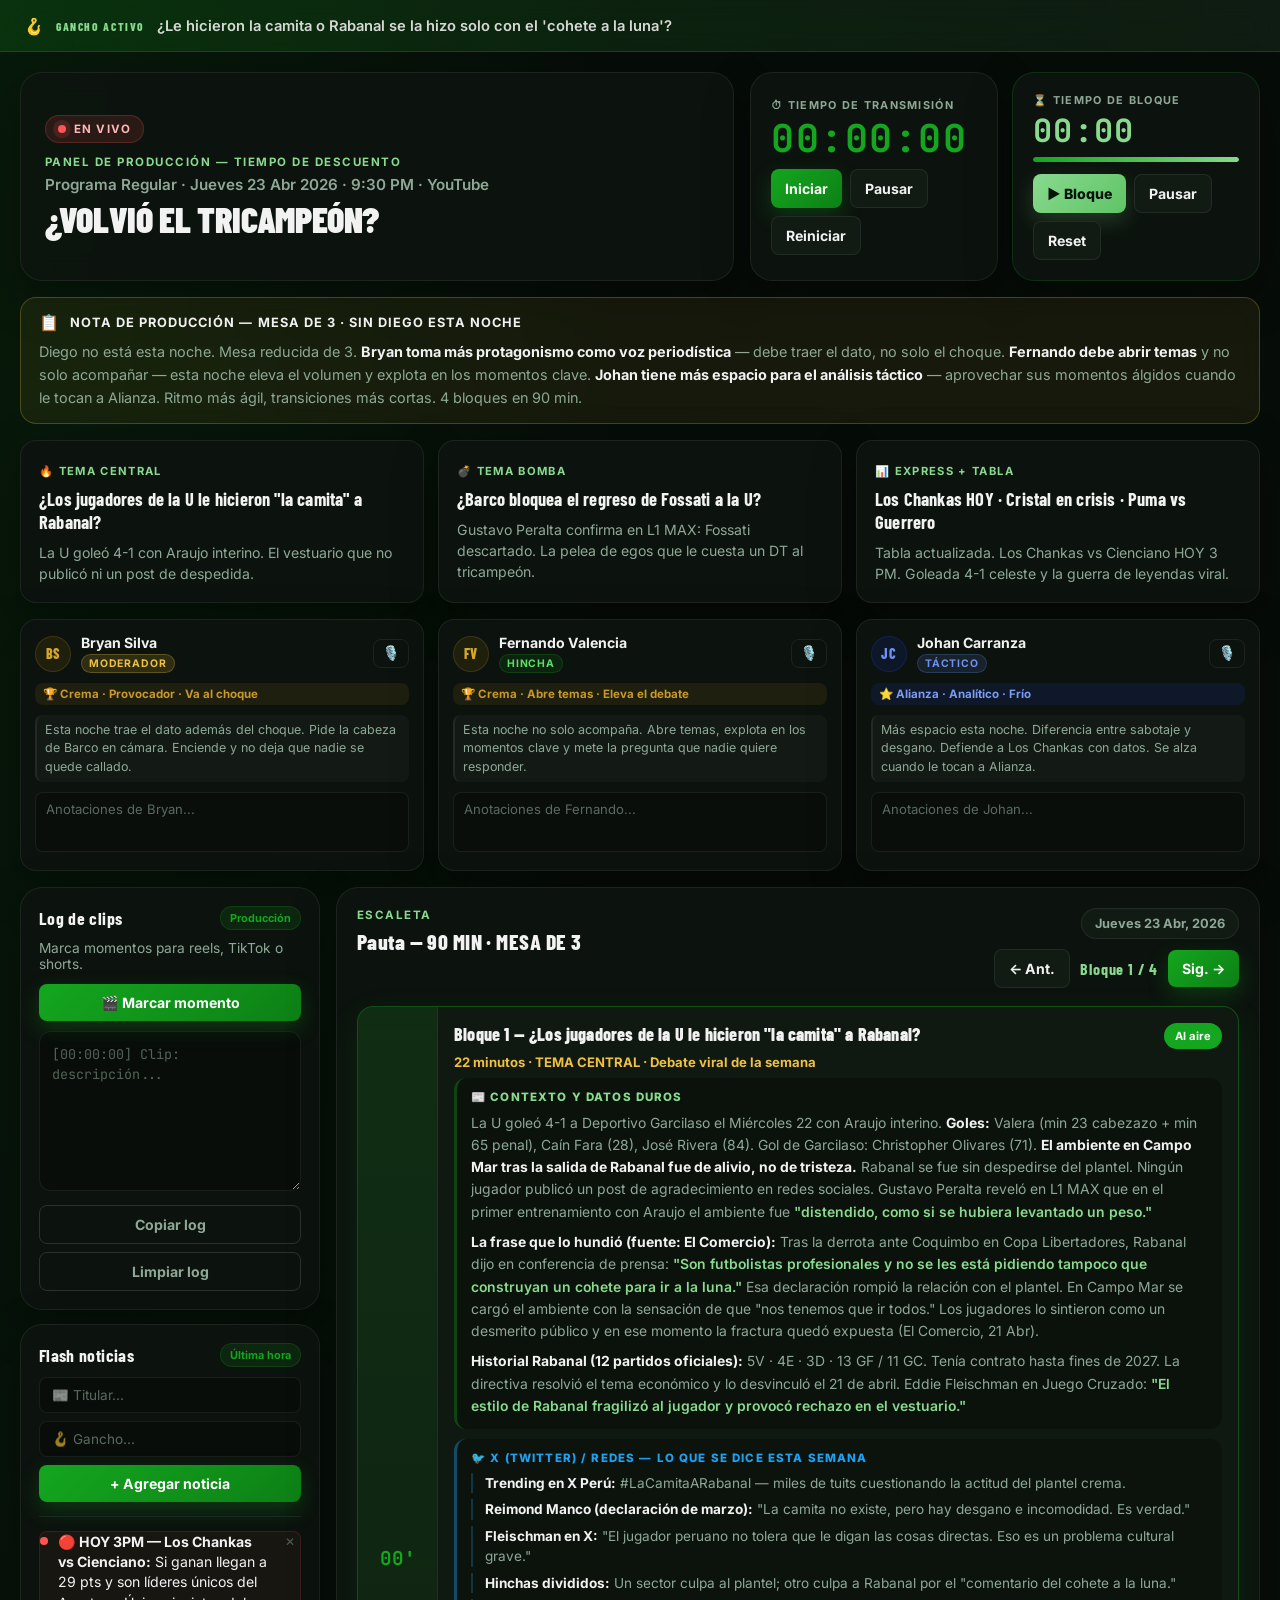
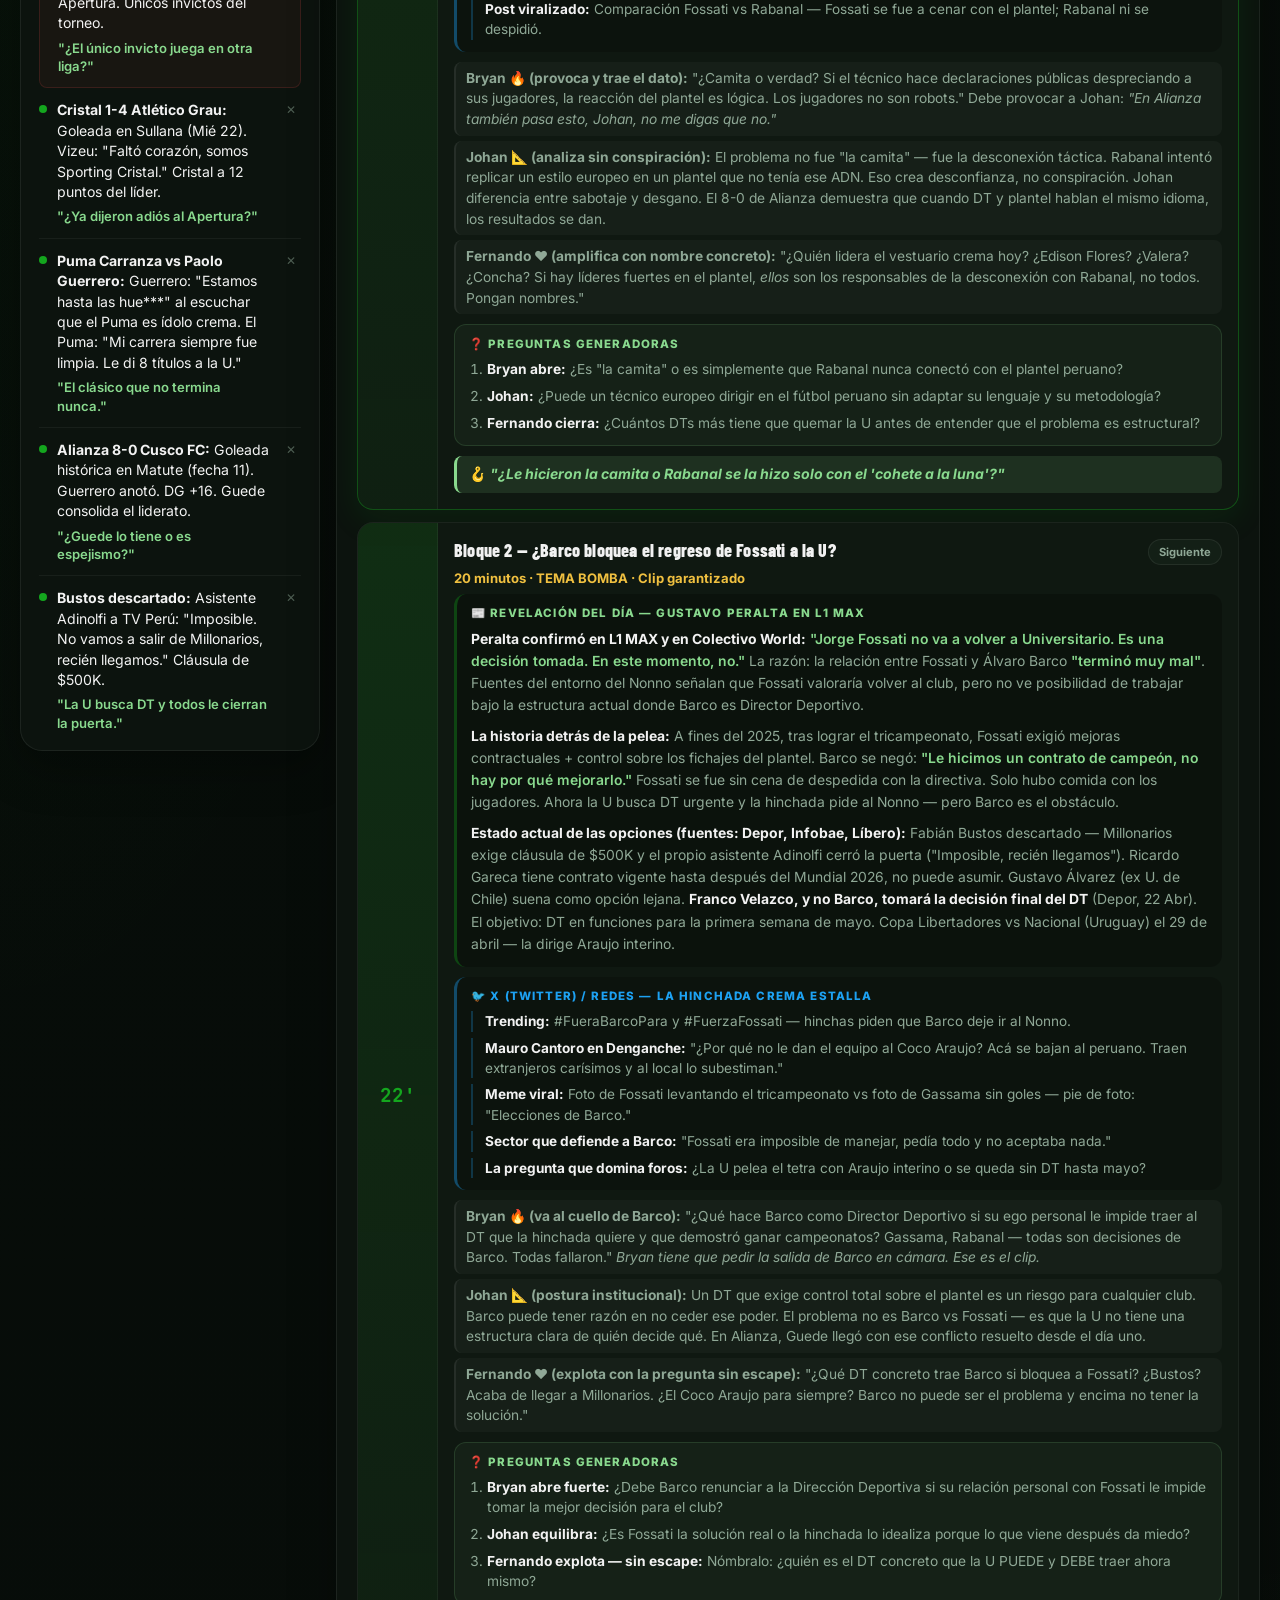
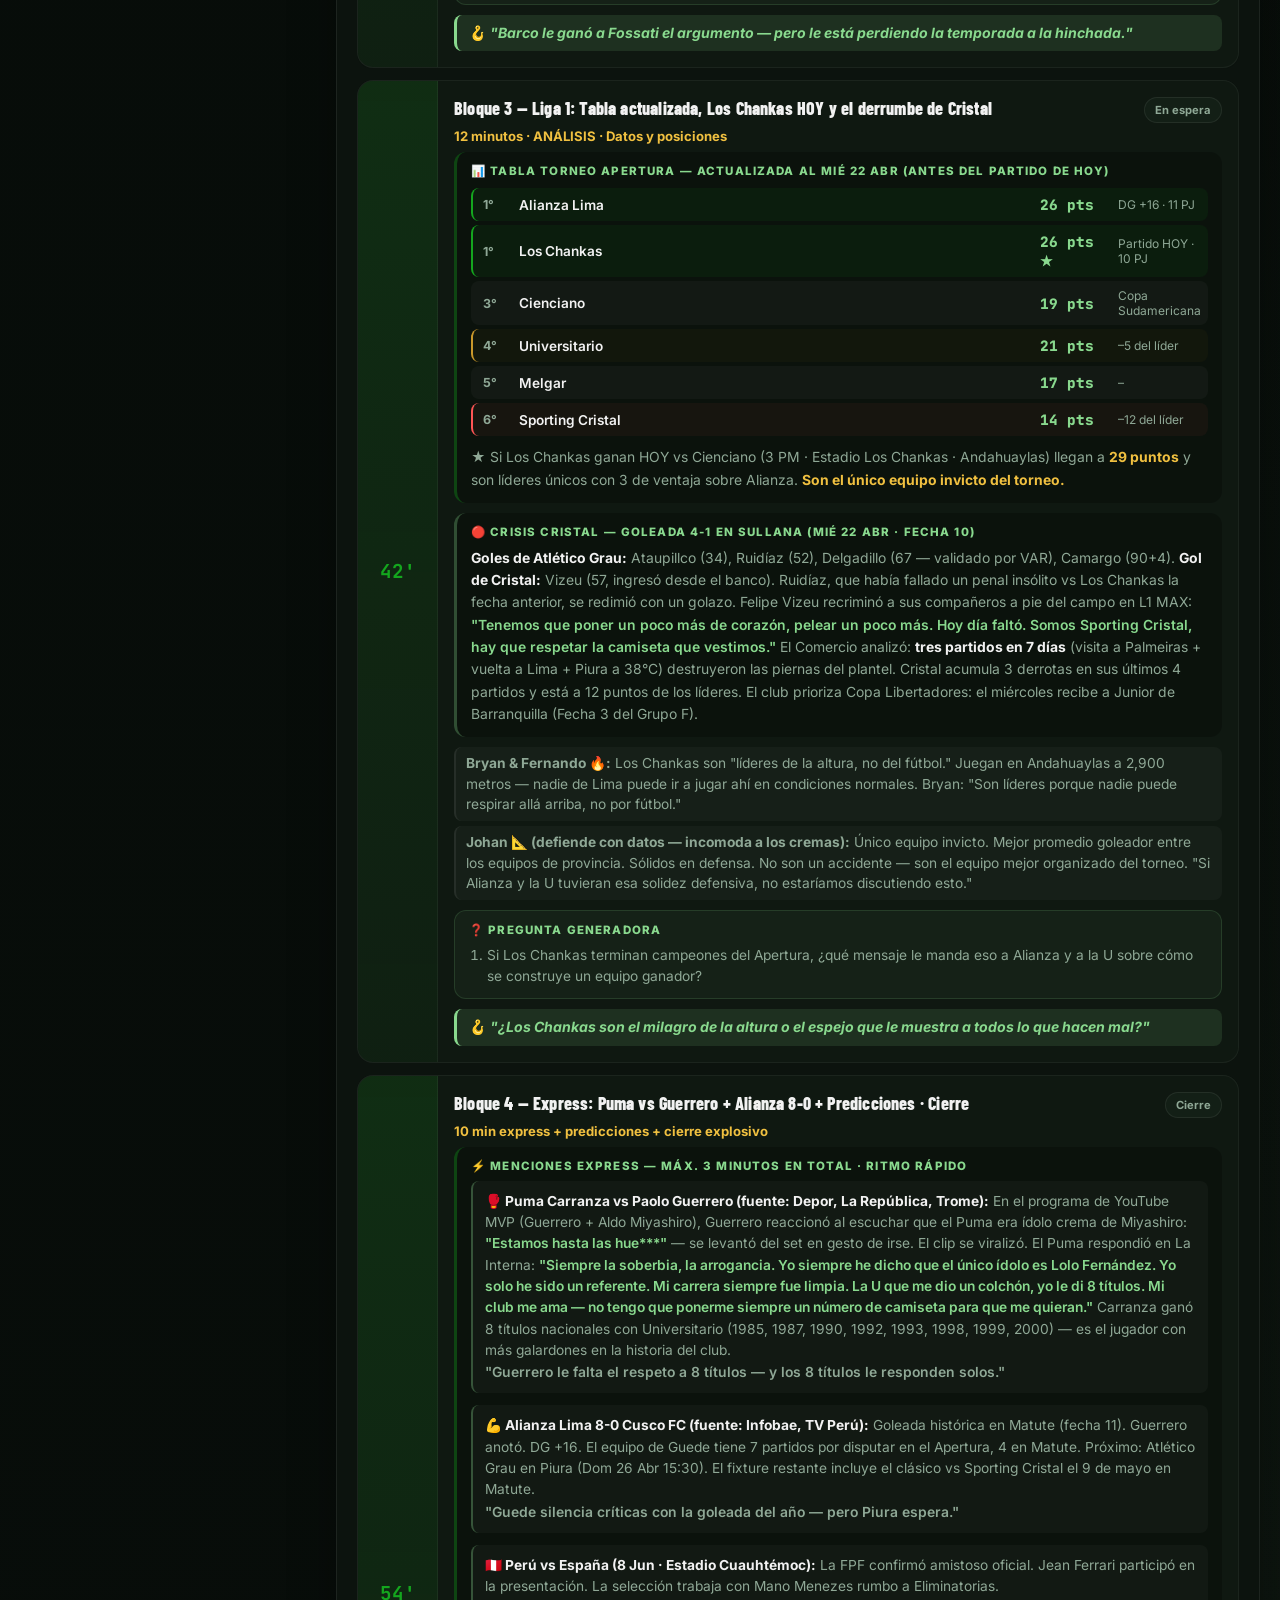
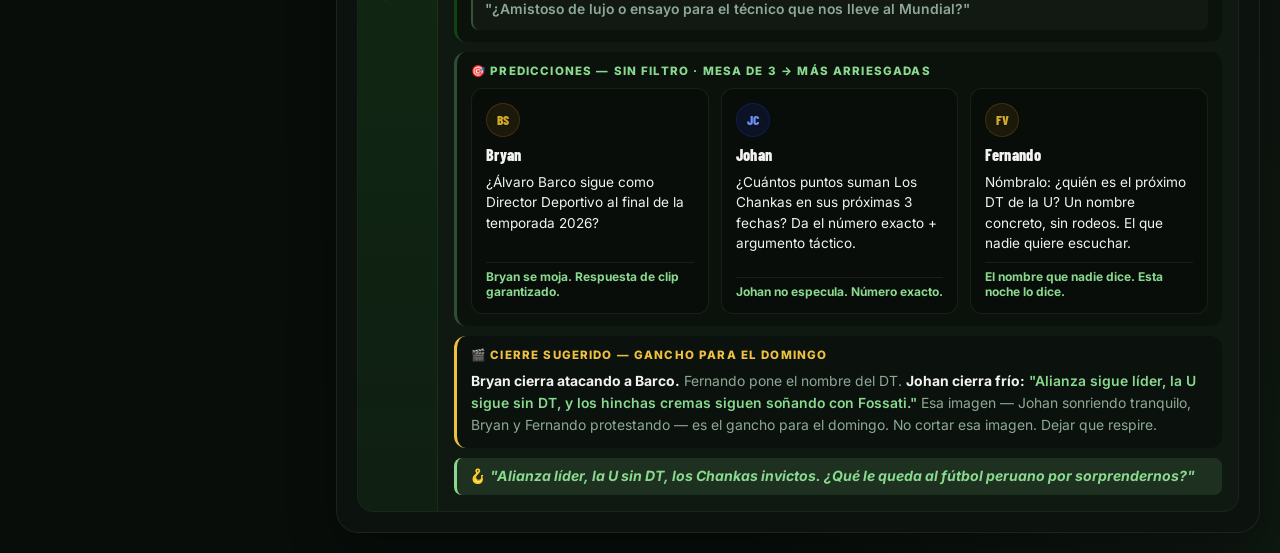
<file: index.html>
<!DOCTYPE html>
<html lang="es">
<head>
  <meta charset="UTF-8" />
  <meta name="viewport" content="width=device-width, initial-scale=1.0" />
  <title>TDD | Panel de Producción — Jue 23 Abr 2026</title>
  <link rel="preconnect" href="https://fonts.googleapis.com">
  <link rel="preconnect" href="https://fonts.gstatic.com" crossorigin>
  <link href="https://fonts.googleapis.com/css2?family=Barlow+Condensed:wght@600;700;800;900&family=Inter:wght@400;500;600;700&family=JetBrains+Mono:wght@500;700&display=swap" rel="stylesheet">
  <link rel="stylesheet" href="assets/css/style.css">
</head>
<body>
  <div class="bg-overlay"></div>

  <!-- GANCHO FIJO -->
  <div class="hook-bar" id="hookBar">
    <span class="hook-bar-icon">🪝</span>
    <span class="hook-bar-label">GANCHO ACTIVO</span>
    <span class="hook-bar-text" id="hookBarText">Navega entre bloques para ver el gancho al aire</span>
  </div>

  <div class="app">

    <!-- TOPBAR -->
    <header class="topbar">
      <div class="topbar-left">
        <div class="live-pill"><span class="live-dot"></span>EN VIVO</div>
        <div class="program-meta">
          <p class="eyebrow">Panel de Producción — Tiempo de Descuento</p>
          <h1 id="programSubtitle">Programa Regular · Jueves 23 Abr 2026 · 9:30 PM · YouTube</h1>
          <h2 id="programTitle">¿VOLVIÓ EL TRICAMPEÓN?</h2>
        </div>
      </div>
      <div class="topbar-right">
        <div class="timer-card">
          <span class="timer-label">⏱ TIEMPO DE TRANSMISIÓN</span>
          <div id="live-timer" class="timer-display">00:00:00</div>
          <div class="timer-actions">
            <button id="startBtn" class="btn btn-primary" type="button">Iniciar</button>
            <button id="pauseBtn" class="btn btn-dark" type="button">Pausar</button>
            <button id="resetBtn" class="btn btn-dark" type="button">Reiniciar</button>
          </div>
        </div>
        <div class="timer-card block-countdown-card">
          <span class="timer-label">⏳ TIEMPO DE BLOQUE</span>
          <div id="block-timer" class="timer-display block-timer-display">00:00</div>
          <div class="block-progress-bar"><div id="blockProgress" class="block-progress-fill"></div></div>
          <div class="timer-actions">
            <button id="startBlockBtn" class="btn btn-accent" type="button">▶ Bloque</button>
            <button id="pauseBlockBtn" class="btn btn-dark" type="button">Pausar</button>
            <button id="resetBlockBtn" class="btn btn-dark" type="button">Reset</button>
          </div>
        </div>
      </div>
    </header>

    <!-- NOTA DE PRODUCCIÓN -->
    <section class="production-note">
      <div class="production-note-head">
        <span class="pnote-icon">📋</span>
        <strong>NOTA DE PRODUCCIÓN — MESA DE 3 · SIN DIEGO ESTA NOCHE</strong>
      </div>
      <p>Diego no está esta noche. Mesa reducida de 3. <strong>Bryan toma más protagonismo como voz periodística</strong> — debe traer el dato, no solo el choque. <strong>Fernando debe abrir temas</strong> y no solo acompañar — esta noche eleva el volumen y explota en los momentos clave. <strong>Johan tiene más espacio para el análisis táctico</strong> — aprovechar sus momentos álgidos cuando le tocan a Alianza. Ritmo más ágil, transiciones más cortas. 4 bloques en 90 min.</p>
    </section>

    <!-- SUMMARY GRID -->
    <section class="summary-grid">
      <article class="summary-card">
        <span class="card-label">🔥 Tema Central</span>
        <h3>¿Los jugadores de la U le hicieron "la camita" a Rabanal?</h3>
        <p>La U goleó 4-1 con Araujo interino. El vestuario que no publicó ni un post de despedida.</p>
      </article>
      <article class="summary-card">
        <span class="card-label">💣 Tema Bomba</span>
        <h3>¿Barco bloquea el regreso de Fossati a la U?</h3>
        <p>Gustavo Peralta confirma en L1 MAX: Fossati descartado. La pelea de egos que le cuesta un DT al tricampeón.</p>
      </article>
      <article class="summary-card">
        <span class="card-label">📊 Express + Tabla</span>
        <h3>Los Chankas HOY · Cristal en crisis · Puma vs Guerrero</h3>
        <p>Tabla actualizada. Los Chankas vs Cienciano HOY 3 PM. Goleada 4-1 celeste y la guerra de leyendas viral.</p>
      </article>
    </section>

    <!-- PANELISTAS — SOLO 3 ESTA NOCHE -->
    <section class="panelists-bar panelists-bar--three">

      <div class="panelist-card" id="panel-bryan" data-panelist="bryan">
        <div class="panelist-top">
          <div class="panelist-avatar av-crema">BS</div>
          <div class="panelist-info">
            <strong>Bryan Silva</strong>
            <span class="panelist-role role-moderator">Moderador</span>
          </div>
          <button class="panelist-mic" data-id="bryan">🎙️</button>
        </div>
        <div class="panelist-tag tag-crema">🏆 Crema · Provocador · Va al choque</div>
        <div class="panelist-brief">Esta noche trae el dato además del choque. Pide la cabeza de Barco en cámara. Enciende y no deja que nadie se quede callado.</div>
        <textarea class="panelist-notes" placeholder="Anotaciones de Bryan..."></textarea>
      </div>

      <div class="panelist-card" id="panel-fernando" data-panelist="fernando">
        <div class="panelist-top">
          <div class="panelist-avatar av-crema">FV</div>
          <div class="panelist-info">
            <strong>Fernando Valencia</strong>
            <span class="panelist-role role-fan">Hincha</span>
          </div>
          <button class="panelist-mic" data-id="fernando">🎙️</button>
        </div>
        <div class="panelist-tag tag-crema">🏆 Crema · Abre temas · Eleva el debate</div>
        <div class="panelist-brief">Esta noche no solo acompaña. Abre temas, explota en los momentos clave y mete la pregunta que nadie quiere responder.</div>
        <textarea class="panelist-notes" placeholder="Anotaciones de Fernando..."></textarea>
      </div>

      <div class="panelist-card" id="panel-johan" data-panelist="johan">
        <div class="panelist-top">
          <div class="panelist-avatar av-alianza">JC</div>
          <div class="panelist-info">
            <strong>Johan Carranza</strong>
            <span class="panelist-role role-tactical">Táctico</span>
          </div>
          <button class="panelist-mic" data-id="johan">🎙️</button>
        </div>
        <div class="panelist-tag tag-alianza">⭐ Alianza · Analítico · Frío</div>
        <div class="panelist-brief">Más espacio esta noche. Diferencia entre sabotaje y desgano. Defiende a Los Chankas con datos. Se alza cuando le tocan a Alianza.</div>
        <textarea class="panelist-notes" placeholder="Anotaciones de Johan..."></textarea>
      </div>

    </section>

    <!-- MAIN LAYOUT -->
    <main class="layout">

      <!-- SIDEBAR -->
      <aside class="sidebar">
        <section class="panel-card clip-card">
          <div class="panel-head">
            <h3>Log de clips</h3>
            <span class="panel-badge">Producción</span>
          </div>
          <p class="panel-help">Marca momentos para reels, TikTok o shorts.</p>
          <div class="clip-controls">
            <button id="markClipBtn" class="btn btn-primary btn-full" type="button">🎬 Marcar momento</button>
          </div>
          <textarea id="clipLog" placeholder="[00:00:00] Clip: descripción..."></textarea>
          <div class="stack-actions">
            <button id="copyLogBtn" class="btn btn-outline btn-full" type="button">Copiar log</button>
            <button id="clearLogBtn" class="btn btn-outline btn-full" type="button">Limpiar log</button>
          </div>
        </section>

        <section class="panel-card news-card">
          <div class="panel-head">
            <h3>Flash noticias</h3>
            <span class="panel-badge">Última hora</span>
          </div>
          <div class="news-add-form">
            <input type="text" id="newsTitleInput" class="news-input" placeholder="📰 Titular..." />
            <input type="text" id="newsHookInput" class="news-input" placeholder="🪝 Gancho..." />
            <button id="addNewsBtn" class="btn btn-primary btn-full" type="button">+ Agregar noticia</button>
          </div>
          <div class="news-list" id="newsList">

            <article class="news-item news-item--urgent">
              <span class="news-dot news-dot--urgent"></span>
              <div class="news-content">
                <strong>🔴 HOY 3PM — Los Chankas vs Cienciano:</strong> Si ganan llegan a 29 pts y son líderes únicos del Apertura. Únicos invictos del torneo.
                <p class="hook">"¿El único invicto juega en otra liga?"</p>
              </div>
              <button class="news-remove" type="button">✕</button>
            </article>

            <article class="news-item">
              <span class="news-dot"></span>
              <div class="news-content">
                <strong>Cristal 1-4 Atlético Grau:</strong> Goleada en Sullana (Mié 22). Vizeu: "Faltó corazón, somos Sporting Cristal." Cristal a 12 puntos del líder.
                <p class="hook">"¿Ya dijeron adiós al Apertura?"</p>
              </div>
              <button class="news-remove" type="button">✕</button>
            </article>

            <article class="news-item">
              <span class="news-dot"></span>
              <div class="news-content">
                <strong>Puma Carranza vs Paolo Guerrero:</strong> Guerrero: "Estamos hasta las hue***" al escuchar que el Puma es ídolo crema. El Puma: "Mi carrera siempre fue limpia. Le di 8 títulos a la U."
                <p class="hook">"El clásico que no termina nunca."</p>
              </div>
              <button class="news-remove" type="button">✕</button>
            </article>

            <article class="news-item">
              <span class="news-dot"></span>
              <div class="news-content">
                <strong>Alianza 8-0 Cusco FC:</strong> Goleada histórica en Matute (fecha 11). Guerrero anotó. DG +16. Guede consolida el liderato.
                <p class="hook">"¿Guede lo tiene o es espejismo?"</p>
              </div>
              <button class="news-remove" type="button">✕</button>
            </article>

            <article class="news-item">
              <span class="news-dot"></span>
              <div class="news-content">
                <strong>Bustos descartado:</strong> Asistente Adinolfi a TV Perú: "Imposible. No vamos a salir de Millonarios, recién llegamos." Cláusula de $500K.
                <p class="hook">"La U busca DT y todos le cierran la puerta."</p>
              </div>
              <button class="news-remove" type="button">✕</button>
            </article>

          </div>
        </section>
      </aside>

      <!-- CONTENT AREA -->
      <section class="content-area">
        <div class="section-head">
          <div>
            <p class="eyebrow">Escaleta</p>
            <h3>Pauta — <span id="totalDuration">90 MIN · MESA DE 3</span></h3>
          </div>
          <div class="section-head-right">
            <div class="duration-chip" id="programDate">Jueves 23 Abr, 2026</div>
            <div class="block-nav">
              <button id="prevBlockBtn" class="btn btn-dark" type="button">← Ant.</button>
              <span id="blockCounter" class="block-counter">Bloque 1 / 4</span>
              <button id="nextBlockBtn" class="btn btn-primary" type="button">Sig. →</button>
            </div>
          </div>
        </div>

        <div class="blocks" id="blocksContainer">

          <!-- ═══ BLOQUE 1 ═══ -->
          <article class="block current" data-block="0" data-duration="1320">
            <div class="block-time">00'</div>
            <div class="block-body">
              <div class="block-top">
                <h4>Bloque 1 — ¿Los jugadores de la U le hicieron "la camita" a Rabanal?</h4>
                <span class="status-pill current-status">Al aire</span>
              </div>
              <p class="block-duration">22 minutos · TEMA CENTRAL · Debate viral de la semana</p>

              <div class="block-context">
                <div class="context-head">📰 CONTEXTO Y DATOS DUROS</div>
                <p>La U goleó 4-1 a Deportivo Garcilaso el Miércoles 22 con Araujo interino. <strong>Goles:</strong> Valera (min 23 cabezazo + min 65 penal), Caín Fara (28), José Rivera (84). Gol de Garcilaso: Christopher Olivares (71). <strong>El ambiente en Campo Mar tras la salida de Rabanal fue de alivio, no de tristeza.</strong> Rabanal se fue sin despedirse del plantel. Ningún jugador publicó un post de agradecimiento en redes sociales. Gustavo Peralta reveló en L1 MAX que en el primer entrenamiento con Araujo el ambiente fue <em>"distendido, como si se hubiera levantado un peso."</em></p>
                <p><strong>La frase que lo hundió (fuente: El Comercio):</strong> Tras la derrota ante Coquimbo en Copa Libertadores, Rabanal dijo en conferencia de prensa: <em>"Son futbolistas profesionales y no se les está pidiendo tampoco que construyan un cohete para ir a la luna."</em> Esa declaración rompió la relación con el plantel. En Campo Mar se cargó el ambiente con la sensación de que "nos tenemos que ir todos." Los jugadores lo sintieron como un desmerito público y en ese momento la fractura quedó expuesta (El Comercio, 21 Abr).</p>
                <p><strong>Historial Rabanal (12 partidos oficiales):</strong> 5V · 4E · 3D · 13 GF / 11 GC. Tenía contrato hasta fines de 2027. La directiva resolvió el tema económico y lo desvinculó el 21 de abril. Eddie Fleischman en Juego Cruzado: <em>"El estilo de Rabanal fragilizó al jugador y provocó rechazo en el vestuario."</em></p>
              </div>

              <div class="block-social">
                <div class="social-head">🐦 X (TWITTER) / REDES — LO QUE SE DICE ESTA SEMANA</div>
                <ul class="social-list">
                  <li><strong>Trending en X Perú:</strong> #LaCamitaARabanal — miles de tuits cuestionando la actitud del plantel crema.</li>
                  <li><strong>Reimond Manco (declaración de marzo):</strong> "La camita no existe, pero hay desgano e incomodidad. Es verdad."</li>
                  <li><strong>Fleischman en X:</strong> "El jugador peruano no tolera que le digan las cosas directas. Eso es un problema cultural grave."</li>
                  <li><strong>Hinchas divididos:</strong> Un sector culpa al plantel; otro culpa a Rabanal por el "comentario del cohete a la luna."</li>
                  <li><strong>Post viralizado:</strong> Comparación Fossati vs Rabanal — Fossati se fue a cenar con el plantel; Rabanal ni se despidió.</li>
                </ul>
              </div>

              <div class="block-roles">
                <p><strong>Bryan 🔥 (provoca y trae el dato):</strong> "¿Camita o verdad? Si el técnico hace declaraciones públicas despreciando a sus jugadores, la reacción del plantel es lógica. Los jugadores no son robots." Debe provocar a Johan: <em>"En Alianza también pasa esto, Johan, no me digas que no."</em></p>
                <p><strong>Johan 📐 (analiza sin conspiración):</strong> El problema no fue "la camita" — fue la desconexión táctica. Rabanal intentó replicar un estilo europeo en un plantel que no tenía ese ADN. Eso crea desconfianza, no conspiración. Johan diferencia entre sabotaje y desgano. El 8-0 de Alianza demuestra que cuando DT y plantel hablan el mismo idioma, los resultados se dan.</p>
                <p><strong>Fernando ❤️ (amplifica con nombre concreto):</strong> "¿Quién lidera el vestuario crema hoy? ¿Edison Flores? ¿Valera? ¿Concha? Si hay líderes fuertes en el plantel, <em>ellos</em> son los responsables de la desconexión con Rabanal, no todos. Pongan nombres."</p>
              </div>

              <div class="block-questions">
                <div class="questions-head">❓ PREGUNTAS GENERADORAS</div>
                <ol class="questions-list">
                  <li><strong>Bryan abre:</strong> ¿Es "la camita" o es simplemente que Rabanal nunca conectó con el plantel peruano?</li>
                  <li><strong>Johan:</strong> ¿Puede un técnico europeo dirigir en el fútbol peruano sin adaptar su lenguaje y su metodología?</li>
                  <li><strong>Fernando cierra:</strong> ¿Cuántos DTs más tiene que quemar la U antes de entender que el problema es estructural?</li>
                </ol>
              </div>

              <p class="block-hook" data-hook="¿Le hicieron la camita o Rabanal se la hizo solo con el 'cohete a la luna'?">🪝 <em>"¿Le hicieron la camita o Rabanal se la hizo solo con el 'cohete a la luna'?"</em></p>
            </div>
          </article>

          <!-- ═══ BLOQUE 2 ═══ -->
          <article class="block" data-block="1" data-duration="1200">
            <div class="block-time">22'</div>
            <div class="block-body">
              <div class="block-top">
                <h4>Bloque 2 — ¿Barco bloquea el regreso de Fossati a la U?</h4>
                <span class="status-pill">Siguiente</span>
              </div>
              <p class="block-duration">20 minutos · TEMA BOMBA · Clip garantizado</p>

              <div class="block-context">
                <div class="context-head">📰 REVELACIÓN DEL DÍA — Gustavo Peralta en L1 MAX</div>
                <p><strong>Peralta confirmó en L1 MAX y en Colectivo World:</strong> <em>"Jorge Fossati no va a volver a Universitario. Es una decisión tomada. En este momento, no."</em> La razón: la relación entre Fossati y Álvaro Barco <em>"terminó muy mal"</em>. Fuentes del entorno del Nonno señalan que Fossati valoraría volver al club, pero no ve posibilidad de trabajar bajo la estructura actual donde Barco es Director Deportivo.</p>
                <p><strong>La historia detrás de la pelea:</strong> A fines del 2025, tras lograr el tricampeonato, Fossati exigió mejoras contractuales + control sobre los fichajes del plantel. Barco se negó: <em>"Le hicimos un contrato de campeón, no hay por qué mejorarlo."</em> Fossati se fue sin cena de despedida con la directiva. Solo hubo comida con los jugadores. Ahora la U busca DT urgente y la hinchada pide al Nonno — pero Barco es el obstáculo.</p>
                <p><strong>Estado actual de las opciones (fuentes: Depor, Infobae, Líbero):</strong> Fabián Bustos descartado — Millonarios exige cláusula de $500K y el propio asistente Adinolfi cerró la puerta ("Imposible, recién llegamos"). Ricardo Gareca tiene contrato vigente hasta después del Mundial 2026, no puede asumir. Gustavo Álvarez (ex U. de Chile) suena como opción lejana. <strong>Franco Velazco, y no Barco, tomará la decisión final del DT</strong> (Depor, 22 Abr). El objetivo: DT en funciones para la primera semana de mayo. Copa Libertadores vs Nacional (Uruguay) el 29 de abril — la dirige Araujo interino.</p>
              </div>

              <div class="block-social">
                <div class="social-head">🐦 X (TWITTER) / REDES — LA HINCHADA CREMA ESTALLA</div>
                <ul class="social-list">
                  <li><strong>Trending:</strong> #FueraBarcoPara y #FuerzaFossati — hinchas piden que Barco deje ir al Nonno.</li>
                  <li><strong>Mauro Cantoro en Denganche:</strong> "¿Por qué no le dan el equipo al Coco Araujo? Acá se bajan al peruano. Traen extranjeros carísimos y al local lo subestiman."</li>
                  <li><strong>Meme viral:</strong> Foto de Fossati levantando el tricampeonato vs foto de Gassama sin goles — pie de foto: "Elecciones de Barco."</li>
                  <li><strong>Sector que defiende a Barco:</strong> "Fossati era imposible de manejar, pedía todo y no aceptaba nada."</li>
                  <li><strong>La pregunta que domina foros:</strong> ¿La U pelea el tetra con Araujo interino o se queda sin DT hasta mayo?</li>
                </ul>
              </div>

              <div class="block-roles">
                <p><strong>Bryan 🔥 (va al cuello de Barco):</strong> "¿Qué hace Barco como Director Deportivo si su ego personal le impide traer al DT que la hinchada quiere y que demostró ganar campeonatos? Gassama, Rabanal — todas son decisiones de Barco. Todas fallaron." <em>Bryan tiene que pedir la salida de Barco en cámara. Ese es el clip.</em></p>
                <p><strong>Johan 📐 (postura institucional):</strong> Un DT que exige control total sobre el plantel es un riesgo para cualquier club. Barco puede tener razón en no ceder ese poder. El problema no es Barco vs Fossati — es que la U no tiene una estructura clara de quién decide qué. En Alianza, Guede llegó con ese conflicto resuelto desde el día uno.</p>
                <p><strong>Fernando ❤️ (explota con la pregunta sin escape):</strong> "¿Qué DT concreto trae Barco si bloquea a Fossati? ¿Bustos? Acaba de llegar a Millonarios. ¿El Coco Araujo para siempre? Barco no puede ser el problema y encima no tener la solución."</p>
              </div>

              <div class="block-questions">
                <div class="questions-head">❓ PREGUNTAS GENERADORAS</div>
                <ol class="questions-list">
                  <li><strong>Bryan abre fuerte:</strong> ¿Debe Barco renunciar a la Dirección Deportiva si su relación personal con Fossati le impide tomar la mejor decisión para el club?</li>
                  <li><strong>Johan equilibra:</strong> ¿Es Fossati la solución real o la hinchada lo idealiza porque lo que viene después da miedo?</li>
                  <li><strong>Fernando explota — sin escape:</strong> Nómbralo: ¿quién es el DT concreto que la U PUEDE y DEBE traer ahora mismo?</li>
                </ol>
              </div>

              <p class="block-hook" data-hook="Barco le ganó a Fossati el argumento — pero le está perdiendo la temporada a la hinchada.">🪝 <em>"Barco le ganó a Fossati el argumento — pero le está perdiendo la temporada a la hinchada."</em></p>
            </div>
          </article>

          <!-- ═══ BLOQUE 3 ═══ -->
          <article class="block" data-block="2" data-duration="720">
            <div class="block-time">42'</div>
            <div class="block-body">
              <div class="block-top">
                <h4>Bloque 3 — Liga 1: Tabla actualizada, Los Chankas HOY y el derrumbe de Cristal</h4>
                <span class="status-pill">En espera</span>
              </div>
              <p class="block-duration">12 minutos · ANÁLISIS · Datos y posiciones</p>

              <div class="block-context">
                <div class="context-head">📊 TABLA TORNEO APERTURA — Actualizada al Mié 22 Abr (antes del partido de hoy)</div>
                <div class="tabla-grid">
                  <div class="tabla-row tabla-row--leader">
                    <span class="tabla-pos">1°</span><span class="tabla-team">Alianza Lima</span>
                    <span class="tabla-pts">26 pts</span><span class="tabla-extra">DG +16 · 11 PJ</span>
                  </div>
                  <div class="tabla-row tabla-row--leader">
                    <span class="tabla-pos">1°</span><span class="tabla-team">Los Chankas</span>
                    <span class="tabla-pts">26 pts ★</span><span class="tabla-extra">Partido HOY · 10 PJ</span>
                  </div>
                  <div class="tabla-row">
                    <span class="tabla-pos">3°</span><span class="tabla-team">Cienciano</span>
                    <span class="tabla-pts">19 pts</span><span class="tabla-extra">Copa Sudamericana</span>
                  </div>
                  <div class="tabla-row tabla-row--crema">
                    <span class="tabla-pos">4°</span><span class="tabla-team">Universitario</span>
                    <span class="tabla-pts">21 pts</span><span class="tabla-extra">–5 del líder</span>
                  </div>
                  <div class="tabla-row">
                    <span class="tabla-pos">5°</span><span class="tabla-team">Melgar</span>
                    <span class="tabla-pts">17 pts</span><span class="tabla-extra">–</span>
                  </div>
                  <div class="tabla-row tabla-row--crisis">
                    <span class="tabla-pos">6°</span><span class="tabla-team">Sporting Cristal</span>
                    <span class="tabla-pts">14 pts</span><span class="tabla-extra">–12 del líder</span>
                  </div>
                </div>
                <p class="tabla-note">★ Si Los Chankas ganan HOY vs Cienciano (3 PM · Estadio Los Chankas · Andahuaylas) llegan a <strong>29 puntos</strong> y son líderes únicos con 3 de ventaja sobre Alianza. <strong>Son el único equipo invicto del torneo.</strong></p>
              </div>

              <div class="block-context" style="margin-top:10px;">
                <div class="context-head">🔴 CRISIS CRISTAL — Goleada 4-1 en Sullana (Mié 22 Abr · Fecha 10)</div>
                <p><strong>Goles de Atlético Grau:</strong> Ataupillco (34), Ruidíaz (52), Delgadillo (67 — validado por VAR), Camargo (90+4). <strong>Gol de Cristal:</strong> Vizeu (57, ingresó desde el banco). Ruidíaz, que había fallado un penal insólito vs Los Chankas la fecha anterior, se redimió con un golazo. Felipe Vizeu recriminó a sus compañeros a pie del campo en L1 MAX: <em>"Tenemos que poner un poco más de corazón, pelear un poco más. Hoy día faltó. Somos Sporting Cristal, hay que respetar la camiseta que vestimos."</em> El Comercio analizó: <strong>tres partidos en 7 días</strong> (visita a Palmeiras + vuelta a Lima + Piura a 38°C) destruyeron las piernas del plantel. Cristal acumula 3 derrotas en sus últimos 4 partidos y está a 12 puntos de los líderes. El club prioriza Copa Libertadores: el miércoles recibe a Junior de Barranquilla (Fecha 3 del Grupo F).</p>
              </div>

              <div class="block-roles">
                <p><strong>Bryan & Fernando 🔥:</strong> Los Chankas son "líderes de la altura, no del fútbol." Juegan en Andahuaylas a 2,900 metros — nadie de Lima puede ir a jugar ahí en condiciones normales. Bryan: "Son líderes porque nadie puede respirar allá arriba, no por fútbol."</p>
                <p><strong>Johan 📐 (defiende con datos — incomoda a los cremas):</strong> Único equipo invicto. Mejor promedio goleador entre los equipos de provincia. Sólidos en defensa. No son un accidente — son el equipo mejor organizado del torneo. "Si Alianza y la U tuvieran esa solidez defensiva, no estaríamos discutiendo esto."</p>
              </div>

              <div class="block-questions">
                <div class="questions-head">❓ PREGUNTA GENERADORA</div>
                <ol class="questions-list">
                  <li>Si Los Chankas terminan campeones del Apertura, ¿qué mensaje le manda eso a Alianza y a la U sobre cómo se construye un equipo ganador?</li>
                </ol>
              </div>

              <p class="block-hook" data-hook="¿Los Chankas son el milagro de la altura o el espejo que le muestra a todos lo que hacen mal?">🪝 <em>"¿Los Chankas son el milagro de la altura o el espejo que le muestra a todos lo que hacen mal?"</em></p>
            </div>
          </article>

          <!-- ═══ BLOQUE 4 ═══ -->
          <article class="block" data-block="3" data-duration="600">
            <div class="block-time">54'</div>
            <div class="block-body">
              <div class="block-top">
                <h4>Bloque 4 — Express: Puma vs Guerrero + Alianza 8-0 + Predicciones · Cierre</h4>
                <span class="status-pill">Cierre</span>
              </div>
              <p class="block-duration">10 min express + predicciones + cierre explosivo</p>

              <div class="block-context">
                <div class="context-head">⚡ MENCIONES EXPRESS — Máx. 3 minutos en total · Ritmo rápido</div>
                <ul class="express-list">
                  <li>
                    <strong>🥊 Puma Carranza vs Paolo Guerrero (fuente: Depor, La República, Trome):</strong>
                    En el programa de YouTube MVP (Guerrero + Aldo Miyashiro), Guerrero reaccionó al escuchar que el Puma era ídolo crema de Miyashiro: <em>"Estamos hasta las hue***"</em> — se levantó del set en gesto de irse. El clip se viralizó. El Puma respondió en La Interna: <em>"Siempre la soberbia, la arrogancia. Yo siempre he dicho que el único ídolo es Lolo Fernández. Yo solo he sido un referente. Mi carrera siempre fue limpia. La U que me dio un colchón, yo le di 8 títulos. Mi club me ama — no tengo que ponerme siempre un número de camiseta para que me quieran."</em> Carranza ganó 8 títulos nacionales con Universitario (1985, 1987, 1990, 1992, 1993, 1998, 1999, 2000) — es el jugador con más galardones en la historia del club.
                    <p class="hook">"Guerrero le falta el respeto a 8 títulos — y los 8 títulos le responden solos."</p>
                  </li>
                  <li>
                    <strong>💪 Alianza Lima 8-0 Cusco FC (fuente: Infobae, TV Perú):</strong>
                    Goleada histórica en Matute (fecha 11). Guerrero anotó. DG +16. El equipo de Guede tiene 7 partidos por disputar en el Apertura, 4 en Matute. Próximo: Atlético Grau en Piura (Dom 26 Abr 15:30). El fixture restante incluye el clásico vs Sporting Cristal el 9 de mayo en Matute.
                    <p class="hook">"Guede silencia críticas con la goleada del año — pero Piura espera."</p>
                  </li>
                  <li>
                    <strong>🇵🇪 Perú vs España (8 Jun · Estadio Cuauhtémoc):</strong>
                    La FPF confirmó amistoso oficial. Jean Ferrari participó en la presentación. La selección trabaja con Mano Menezes rumbo a Eliminatorias.
                    <p class="hook">"¿Amistoso de lujo o ensayo para el técnico que nos lleve al Mundial?"</p>
                  </li>
                </ul>
              </div>

              <div class="block-context" style="margin-top:10px;">
                <div class="context-head">🎯 PREDICCIONES — SIN FILTRO · MESA DE 3 → MÁS ARRIESGADAS</div>
                <div class="predictions-grid">
                  <div class="prediction-card">
                    <div class="pred-avatar av-crema">BS</div>
                    <div class="pred-name">Bryan</div>
                    <div class="pred-question">¿Álvaro Barco sigue como Director Deportivo al final de la temporada 2026?</div>
                    <div class="pred-note">Bryan se moja. Respuesta de clip garantizado.</div>
                  </div>
                  <div class="prediction-card">
                    <div class="pred-avatar av-alianza">JC</div>
                    <div class="pred-name">Johan</div>
                    <div class="pred-question">¿Cuántos puntos suman Los Chankas en sus próximas 3 fechas? Da el número exacto + argumento táctico.</div>
                    <div class="pred-note">Johan no especula. Número exacto.</div>
                  </div>
                  <div class="prediction-card">
                    <div class="pred-avatar av-crema">FV</div>
                    <div class="pred-name">Fernando</div>
                    <div class="pred-question">Nómbralo: ¿quién es el próximo DT de la U? Un nombre concreto, sin rodeos. El que nadie quiere escuchar.</div>
                    <div class="pred-note">El nombre que nadie dice. Esta noche lo dice.</div>
                  </div>
                </div>
              </div>

              <div class="block-context" style="margin-top:10px; border-left-color: var(--yellow);">
                <div class="context-head" style="color:var(--yellow);">🎬 CIERRE SUGERIDO — GANCHO PARA EL DOMINGO</div>
                <p><strong>Bryan cierra atacando a Barco.</strong> Fernando pone el nombre del DT. <strong>Johan cierra frío:</strong> <em>"Alianza sigue líder, la U sigue sin DT, y los hinchas cremas siguen soñando con Fossati."</em> Esa imagen — Johan sonriendo tranquilo, Bryan y Fernando protestando — es el gancho para el domingo. No cortar esa imagen. Dejar que respire.</p>
              </div>

              <p class="block-hook" data-hook="Alianza líder, la U sin DT, los Chankas invictos. ¿Qué le queda al fútbol peruano por sorprendernos?">🪝 <em>"Alianza líder, la U sin DT, los Chankas invictos. ¿Qué le queda al fútbol peruano por sorprendernos?"</em></p>
            </div>
          </article>

        </div>
      </section>
    </main>
  </div>

  <div id="toast" class="toast"></div>
  <script src="assets/js/script.js"></script>
</body>
</html>
</file>
<file: assets/css/style.css>
/* ══════════════════════════════════════════════
   TDD — PANEL DE PRODUCCIÓN · style.css
   Colores oficiales: #14A61E · #89D98E · #F2F2F2
══════════════════════════════════════════════ */

:root {
  /* Backgrounds */
  --bg:          #080d0a;
  --bg-soft:     #0d1410;
  --panel:       rgba(13, 20, 15, 0.96);
  --panel-2:     rgba(16, 25, 18, 0.97);

  /* Borders */
  --line:        rgba(255, 255, 255, 0.07);
  --line-strong: rgba(255, 255, 255, 0.13);

  /* Text */
  --text:        #F2F2F2;
  --muted:       #8fa896;

  /* TDD Brand */
  --green:       #14A61E;
  --green-soft:  rgba(20, 166, 30, 0.13);
  --green-glow:  rgba(20, 166, 30, 0.22);
  --accent:      #89D98E;
  --accent-soft: rgba(137, 217, 142, 0.12);

  /* Alerts */
  --red:         #ff5555;
  --red-soft:    rgba(255, 85, 85, 0.12);
  --yellow:      #f0c040;

  /* Clubs */
  --crema:       #8B6914;
  --crema-soft:  rgba(139, 105, 20, 0.15);
  --alianza:     #1a2fa0;
  --alianza-soft:rgba(26, 47, 160, 0.18);

  /* Misc */
  --shadow:      0 16px 48px rgba(0, 0, 0, 0.32);
  --radius-xl:   22px;
  --radius-lg:   16px;
  --radius-md:   12px;
  --radius-sm:   8px;
  --container:   1440px;
}

/* ── Reset ── */
*, *::before, *::after { box-sizing: border-box; }
html { scroll-behavior: smooth; }

body {
  margin: 0;
  font-family: "Inter", sans-serif;
  background:
    radial-gradient(ellipse at top left,  rgba(20, 166, 30, 0.09) 0%, transparent 35%),
    radial-gradient(ellipse at bottom right, rgba(137, 217, 142, 0.05) 0%, transparent 30%),
    linear-gradient(160deg, #060c08 0%, #080d0a 100%);
  color: var(--text);
  min-height: 100vh;
  padding-top: 52px; /* Espacio para el hook-bar fijo */
}

/* ── Grid overlay decorativo ── */
.bg-overlay {
  position: fixed;
  inset: 0;
  z-index: -1;
  opacity: 0.28;
  background-image:
    linear-gradient(rgba(255,255,255,0.025) 1px, transparent 1px),
    linear-gradient(90deg, rgba(255,255,255,0.025) 1px, transparent 1px);
  background-size: 30px 30px;
  mask-image: radial-gradient(ellipse at center, black 40%, transparent 85%);
}

/* ════════════════════════════════════════════
   HOOK BAR — Fijo arriba, siempre visible
════════════════════════════════════════════ */
.hook-bar {
  position: fixed;
  top: 0;
  left: 0;
  right: 0;
  z-index: 100;
  display: flex;
  align-items: center;
  gap: 12px;
  padding: 0 24px;
  height: 52px;
  background: linear-gradient(90deg, rgba(20,166,30,0.18), rgba(137,217,142,0.08));
  border-bottom: 1px solid rgba(20, 166, 30, 0.3);
  backdrop-filter: blur(16px);
  -webkit-backdrop-filter: blur(16px);
  transition: background 0.4s ease;
}

.hook-bar.urgent {
  background: linear-gradient(90deg, rgba(255,85,85,0.2), rgba(255,85,85,0.06));
  border-bottom-color: rgba(255, 85, 85, 0.35);
}

.hook-bar-icon { font-size: 1rem; }

.hook-bar-label {
  font-family: "Barlow Condensed", sans-serif;
  font-size: 0.72rem;
  font-weight: 800;
  letter-spacing: 0.14em;
  text-transform: uppercase;
  color: var(--accent);
  white-space: nowrap;
}

.hook-bar-text {
  font-size: 0.92rem;
  font-weight: 600;
  color: var(--text);
  opacity: 0.88;
  overflow: hidden;
  text-overflow: ellipsis;
  white-space: nowrap;
}

/* ════════════════════════════════════════════
   APP WRAPPER
════════════════════════════════════════════ */
.app {
  max-width: var(--container);
  margin: 0 auto;
  padding: 20px;
}

/* ════════════════════════════════════════════
   TOPBAR
════════════════════════════════════════════ */
.topbar {
  display: grid;
  grid-template-columns: 1.4fr 1fr;
  gap: 16px;
  margin-bottom: 16px;
}

.topbar-left {
  background: var(--panel);
  border: 1px solid var(--line);
  border-radius: var(--radius-xl);
  box-shadow: var(--shadow);
  padding: 24px;
  display: flex;
  flex-direction: column;
  justify-content: center;
  min-height: 170px;
  backdrop-filter: blur(14px);
  -webkit-backdrop-filter: blur(14px);
}

.topbar-right {
  display: grid;
  grid-template-columns: 1fr 1fr;
  gap: 14px;
}

/* ── Live pill ── */
.live-pill {
  display: inline-flex;
  align-items: center;
  gap: 8px;
  width: fit-content;
  padding: 6px 12px;
  border-radius: 999px;
  background: var(--red-soft);
  color: #ffb8b8;
  font-weight: 700;
  font-size: 0.72rem;
  letter-spacing: 0.1em;
  text-transform: uppercase;
  margin-bottom: 12px;
  border: 1px solid rgba(255, 85, 85, 0.22);
}

.live-dot {
  width: 8px;
  height: 8px;
  border-radius: 50%;
  background: var(--red);
  box-shadow: 0 0 0 5px rgba(255, 85, 85, 0.14);
  animation: pulse 1.4s infinite;
}

/* ── Program meta ── */
.eyebrow {
  margin: 0 0 6px;
  color: var(--accent);
  font-size: 0.72rem;
  font-weight: 700;
  text-transform: uppercase;
  letter-spacing: 0.13em;
}

.program-meta h1 {
  margin: 0;
  font-size: 0.95rem;
  font-weight: 600;
  color: var(--muted);
}

.program-meta h2 {
  margin: 6px 0 0;
  font-family: "Barlow Condensed", sans-serif;
  font-size: clamp(1.6rem, 2.8vw, 2.4rem);
  font-weight: 900;
  line-height: 1.05;
  letter-spacing: -0.01em;
}

/* ── Timer cards ── */
.timer-card {
  background: var(--panel);
  border: 1px solid var(--line);
  border-radius: var(--radius-xl);
  box-shadow: var(--shadow);
  padding: 20px;
  display: flex;
  flex-direction: column;
  justify-content: center;
  backdrop-filter: blur(14px);
  -webkit-backdrop-filter: blur(14px);
}

.block-countdown-card {
  border-color: rgba(20, 166, 30, 0.2);
}

.timer-label {
  color: var(--muted);
  font-size: 0.68rem;
  font-weight: 700;
  letter-spacing: 0.12em;
  text-transform: uppercase;
  margin-bottom: 8px;
  display: block;
}

.timer-display {
  font-family: "JetBrains Mono", monospace;
  font-size: clamp(1.7rem, 3vw, 2.6rem);
  font-weight: 700;
  color: var(--green);
  letter-spacing: 0.04em;
  margin-bottom: 10px;
  line-height: 1;
}

.block-timer-display {
  color: var(--accent);
  font-size: clamp(1.5rem, 2.5vw, 2.2rem);
}

.block-timer-display.warning { color: var(--yellow); }
.block-timer-display.danger  { color: var(--red); animation: timerPulse 0.6s infinite; }

/* ── Block progress bar ── */
.block-progress-bar {
  height: 5px;
  background: rgba(255,255,255,0.06);
  border-radius: 99px;
  overflow: hidden;
  margin-bottom: 12px;
}

.block-progress-fill {
  height: 100%;
  width: 100%;
  background: linear-gradient(90deg, var(--green), var(--accent));
  border-radius: 99px;
  transition: width 1s linear, background 0.5s ease;
}

.block-progress-fill.warning { background: linear-gradient(90deg, var(--yellow), #ffaa00); }
.block-progress-fill.danger  { background: linear-gradient(90deg, var(--red), #ff8080); }

.timer-actions {
  display: flex;
  flex-wrap: wrap;
  gap: 8px;
}

/* ════════════════════════════════════════════
   BUTTONS
════════════════════════════════════════════ */
.btn {
  border: none;
  border-radius: var(--radius-sm);
  padding: 10px 14px;
  font-family: "Inter", sans-serif;
  font-weight: 700;
  font-size: 0.88rem;
  cursor: pointer;
  transition: transform 0.18s ease, opacity 0.18s ease, box-shadow 0.18s ease;
  white-space: nowrap;
}

.btn:hover  { transform: translateY(-1px); }
.btn:active { transform: translateY(0); }

.btn-primary {
  background: linear-gradient(135deg, #14A61E, #0d8016);
  color: #fff;
  box-shadow: 0 8px 20px rgba(20, 166, 30, 0.25);
}
.btn-primary:hover { box-shadow: 0 12px 28px rgba(20, 166, 30, 0.35); }

.btn-accent {
  background: linear-gradient(135deg, #89D98E, #5fc466);
  color: #051408;
  font-weight: 800;
  box-shadow: 0 8px 20px rgba(137, 217, 142, 0.2);
}

.btn-dark {
  background: #111b14;
  color: var(--text);
  border: 1px solid var(--line);
}
.btn-dark:hover { background: #162019; }

.btn-outline {
  background: transparent;
  color: var(--muted);
  border: 1px solid var(--line-strong);
}
.btn-outline:hover { color: var(--text); border-color: rgba(255,255,255,0.22); }

.btn-full { width: 100%; }

/* ════════════════════════════════════════════
   SUMMARY GRID
════════════════════════════════════════════ */
.summary-grid {
  display: grid;
  grid-template-columns: repeat(3, 1fr);
  gap: 14px;
  margin-bottom: 16px;
}

.summary-card {
  background: var(--panel);
  border: 1px solid var(--line);
  border-radius: var(--radius-lg);
  padding: 18px;
  box-shadow: var(--shadow);
  backdrop-filter: blur(14px);
  -webkit-backdrop-filter: blur(14px);
  transition: border-color 0.25s ease;
}
.summary-card:hover { border-color: rgba(20,166,30,0.22); }

.card-label {
  display: inline-block;
  margin-bottom: 10px;
  color: var(--accent);
  font-size: 0.7rem;
  font-weight: 700;
  text-transform: uppercase;
  letter-spacing: 0.12em;
}

.summary-card h3 {
  margin: 0 0 8px;
  font-family: "Barlow Condensed", sans-serif;
  font-size: 1.15rem;
  font-weight: 700;
  line-height: 1.25;
  letter-spacing: 0.01em;
}

.summary-card p {
  margin: 0;
  color: var(--muted);
  font-size: 0.88rem;
  line-height: 1.5;
}

/* ════════════════════════════════════════════
   PANELISTAS BAR
════════════════════════════════════════════ */
.panelists-bar {
  display: grid;
  grid-template-columns: repeat(4, 1fr);
  gap: 14px;
  margin-bottom: 16px;
}

.panelist-card {
  background: var(--panel);
  border: 1px solid var(--line);
  border-radius: var(--radius-lg);
  padding: 14px;
  box-shadow: var(--shadow);
  backdrop-filter: blur(14px);
  -webkit-backdrop-filter: blur(14px);
  transition: border-color 0.25s ease, box-shadow 0.25s ease;
}

.panelist-card.speaking {
  border-color: rgba(20, 166, 30, 0.5);
  box-shadow: 0 0 0 2px rgba(20, 166, 30, 0.18), var(--shadow);
}

.panelist-top {
  display: flex;
  align-items: center;
  gap: 10px;
  margin-bottom: 10px;
}

.panelist-avatar {
  width: 36px;
  height: 36px;
  border-radius: 50%;
  display: flex;
  align-items: center;
  justify-content: center;
  font-family: "Barlow Condensed", sans-serif;
  font-weight: 800;
  font-size: 0.88rem;
  flex-shrink: 0;
  letter-spacing: 0.04em;
}

.av-crema  { background: var(--crema-soft);   color: #d4a82a; border: 1px solid rgba(139,105,20,0.3); }
.av-alianza{ background: var(--alianza-soft);  color: #6d91f5; border: 1px solid rgba(26,47,160,0.35); }

.panelist-info {
  flex: 1;
  min-width: 0;
}

.panelist-info strong {
  display: block;
  font-size: 0.88rem;
  font-weight: 700;
  white-space: nowrap;
  overflow: hidden;
  text-overflow: ellipsis;
}

.panelist-role {
  display: inline-block;
  margin-top: 3px;
  padding: 2px 7px;
  border-radius: 999px;
  font-size: 0.65rem;
  font-weight: 700;
  letter-spacing: 0.08em;
  text-transform: uppercase;
}

.role-moderator { background: rgba(240,192,64,0.15); color: var(--yellow); border: 1px solid rgba(240,192,64,0.25); }
.role-journalist { background: rgba(137,217,142,0.12); color: var(--accent); border: 1px solid rgba(137,217,142,0.2); }
.role-fan        { background: rgba(20,166,30,0.12); color: #5de065; border: 1px solid rgba(20,166,30,0.22); }
.role-tactical   { background: rgba(109,145,245,0.12); color: #6d91f5; border: 1px solid rgba(109,145,245,0.22); }

.panelist-mic {
  background: none;
  border: 1px solid var(--line);
  border-radius: var(--radius-sm);
  padding: 5px 8px;
  font-size: 0.9rem;
  cursor: pointer;
  transition: all 0.2s ease;
  flex-shrink: 0;
}
.panelist-mic:hover             { background: var(--green-soft); border-color: rgba(20,166,30,0.3); }
.panelist-mic.active            { background: var(--green-soft); border-color: var(--green); animation: micPulse 1s infinite; }

.panelist-tag {
  font-size: 0.72rem;
  font-weight: 700;
  padding: 4px 8px;
  border-radius: var(--radius-sm);
  margin-bottom: 10px;
  display: block;
}
.tag-crema  { background: var(--crema-soft);  color: #c9982b; }
.tag-alianza{ background: var(--alianza-soft); color: #7b9bf5; }

.panelist-notes {
  width: 100%;
  min-height: 60px;
  resize: none;
  background: rgba(0,0,0,0.25);
  border: 1px solid var(--line);
  border-radius: var(--radius-sm);
  color: var(--text);
  font-family: "Inter", sans-serif;
  font-size: 0.82rem;
  padding: 8px 10px;
  outline: none;
  transition: border-color 0.2s;
}
.panelist-notes:focus { border-color: rgba(20,166,30,0.4); }
.panelist-notes::placeholder { color: var(--muted); opacity: 0.6; }

/* ════════════════════════════════════════════
   MAIN LAYOUT
════════════════════════════════════════════ */
.layout {
  display: grid;
  grid-template-columns: 340px 1fr;
  gap: 16px;
  align-items: start;
}

/* ════════════════════════════════════════════
   PANEL CARDS (sidebar)
════════════════════════════════════════════ */
.panel-card {
  background: var(--panel);
  border: 1px solid var(--line);
  border-radius: var(--radius-xl);
  box-shadow: var(--shadow);
  padding: 18px;
  margin-bottom: 14px;
  backdrop-filter: blur(14px);
  -webkit-backdrop-filter: blur(14px);
}

.panel-head {
  display: flex;
  align-items: center;
  justify-content: space-between;
  gap: 10px;
  margin-bottom: 10px;
}

.panel-head h3 {
  margin: 0;
  font-family: "Barlow Condensed", sans-serif;
  font-size: 1.1rem;
  font-weight: 700;
  letter-spacing: 0.02em;
}

.panel-badge {
  padding: 4px 9px;
  border-radius: 999px;
  font-size: 0.68rem;
  font-weight: 700;
  color: var(--green);
  background: var(--green-soft);
  border: 1px solid rgba(20, 166, 30, 0.2);
  white-space: nowrap;
}

.panel-help {
  margin: 0 0 12px;
  color: var(--muted);
  font-size: 0.86rem;
}

.clip-controls { margin-bottom: 10px; }

#clipLog {
  width: 100%;
  min-height: 160px;
  resize: vertical;
  background: rgba(0,0,0,0.3);
  border: 1px solid var(--line);
  border-radius: var(--radius-md);
  color: #c5f0ca;
  font-family: "JetBrains Mono", monospace;
  font-size: 0.84rem;
  padding: 12px;
  outline: none;
  margin-bottom: 10px;
  transition: border-color 0.2s;
  line-height: 1.55;
}
#clipLog:focus { border-color: rgba(20,166,30,0.45); box-shadow: 0 0 0 3px rgba(20,166,30,0.07); }
#clipLog::placeholder { color: var(--muted); opacity: 0.55; }

.stack-actions {
  display: flex;
  flex-direction: column;
  gap: 8px;
}

/* ── News ── */
.news-add-form {
  display: flex;
  flex-direction: column;
  gap: 8px;
  margin-bottom: 14px;
  padding-bottom: 14px;
  border-bottom: 1px solid var(--line);
}

.news-input {
  width: 100%;
  background: rgba(0,0,0,0.3);
  border: 1px solid var(--line);
  border-radius: var(--radius-sm);
  color: var(--text);
  font-family: "Inter", sans-serif;
  font-size: 0.85rem;
  padding: 9px 12px;
  outline: none;
  transition: border-color 0.2s;
}
.news-input:focus { border-color: rgba(20,166,30,0.42); }
.news-input::placeholder { color: var(--muted); opacity: 0.6; }

.news-list {
  display: flex;
  flex-direction: column;
  gap: 12px;
}

.news-item {
  display: flex;
  gap: 10px;
  align-items: flex-start;
  padding-bottom: 12px;
  border-bottom: 1px solid rgba(255,255,255,0.05);
}
.news-item:last-child { border-bottom: none; padding-bottom: 0; }

.news-dot {
  width: 8px;
  height: 8px;
  background: var(--green);
  border-radius: 50%;
  margin-top: 5px;
  flex-shrink: 0;
}

.news-content { flex: 1; min-width: 0; font-size: 0.88rem; line-height: 1.45; }
.news-content strong { color: var(--text); }

.hook {
  margin: 5px 0 0;
  color: var(--accent);
  font-size: 0.82rem;
  font-weight: 600;
  line-height: 1.4;
}

.news-remove {
  background: none;
  border: none;
  color: var(--muted);
  cursor: pointer;
  font-size: 0.78rem;
  padding: 2px 5px;
  border-radius: 4px;
  flex-shrink: 0;
  opacity: 0.5;
  transition: opacity 0.2s, color 0.2s;
}
.news-remove:hover { opacity: 1; color: var(--red); }

/* ════════════════════════════════════════════
   CONTENT AREA
════════════════════════════════════════════ */
.content-area {
  background: var(--panel);
  border: 1px solid var(--line);
  border-radius: var(--radius-xl);
  box-shadow: var(--shadow);
  padding: 20px;
  backdrop-filter: blur(14px);
  -webkit-backdrop-filter: blur(14px);
}

.section-head {
  display: flex;
  justify-content: space-between;
  align-items: flex-start;
  gap: 14px;
  margin-bottom: 18px;
}

.section-head h3 {
  margin: 0;
  font-family: "Barlow Condensed", sans-serif;
  font-size: 1.35rem;
  font-weight: 800;
  letter-spacing: 0.02em;
}

.section-head-right {
  display: flex;
  flex-direction: column;
  align-items: flex-end;
  gap: 10px;
}

.duration-chip {
  padding: 7px 13px;
  border-radius: 999px;
  background: #111b14;
  border: 1px solid var(--line);
  color: var(--muted);
  font-weight: 700;
  font-size: 0.8rem;
  white-space: nowrap;
}

.block-nav {
  display: flex;
  align-items: center;
  gap: 10px;
}

.block-counter {
  font-family: "Barlow Condensed", sans-serif;
  font-size: 1rem;
  font-weight: 700;
  color: var(--accent);
  letter-spacing: 0.05em;
  white-space: nowrap;
}

/* ════════════════════════════════════════════
   BLOCKS
════════════════════════════════════════════ */
.blocks {
  display: flex;
  flex-direction: column;
  gap: 12px;
}

.block {
  display: grid;
  grid-template-columns: 80px 1fr;
  background: var(--panel-2);
  border: 1px solid rgba(255,255,255,0.05);
  border-radius: var(--radius-lg);
  overflow: hidden;
  transition: transform 0.22s ease, border-color 0.22s ease, box-shadow 0.22s ease;
  backdrop-filter: blur(10px);
  -webkit-backdrop-filter: blur(10px);
}

.block:hover {
  transform: translateY(-2px);
  border-color: rgba(20, 166, 30, 0.16);
}

.block.current {
  border-color: rgba(20, 166, 30, 0.4);
  box-shadow: 0 10px 32px rgba(20, 166, 30, 0.1);
}

.block-time {
  background: linear-gradient(180deg, rgba(20,166,30,0.15), rgba(20,166,30,0.05));
  border-right: 1px solid rgba(255,255,255,0.05);
  display: flex;
  align-items: center;
  justify-content: center;
  font-family: "JetBrains Mono", monospace;
  font-size: 1.2rem;
  font-weight: 700;
  color: var(--green);
  padding: 16px 8px;
}

.block-body { padding: 16px; }

.block-top {
  display: flex;
  justify-content: space-between;
  gap: 10px;
  align-items: flex-start;
  margin-bottom: 5px;
}

.block-top h4 {
  margin: 0;
  font-family: "Barlow Condensed", sans-serif;
  font-size: 1.12rem;
  font-weight: 800;
  line-height: 1.25;
  letter-spacing: 0.01em;
}

.status-pill {
  white-space: nowrap;
  padding: 5px 10px;
  border-radius: 999px;
  background: #131f16;
  border: 1px solid var(--line);
  color: var(--muted);
  font-size: 0.7rem;
  font-weight: 700;
  flex-shrink: 0;
}

.current-status {
  color: #fff;
  background: var(--green);
  border-color: transparent;
}

.block-duration {
  margin: 0 0 8px;
  color: var(--yellow);
  font-size: 0.82rem;
  font-weight: 700;
}

.block-text {
  margin: 0 0 10px;
  color: var(--muted);
  font-size: 0.88rem;
  line-height: 1.55;
}

.block-roles {
  margin: 0 0 10px;
  display: flex;
  flex-direction: column;
  gap: 5px;
}

.block-roles p {
  margin: 0;
  color: var(--muted);
  font-size: 0.86rem;
  line-height: 1.5;
  padding: 6px 10px;
  background: rgba(255,255,255,0.03);
  border-radius: var(--radius-sm);
  border-left: 2px solid var(--line);
  transition: border-color 0.2s;
}
.block-roles p:hover { border-left-color: var(--green); background: rgba(20,166,30,0.04); }

.block-hook {
  margin: 0;
  color: var(--accent);
  font-size: 0.88rem;
  font-weight: 700;
  line-height: 1.45;
  padding: 8px 12px;
  background: var(--accent-soft);
  border-radius: var(--radius-sm);
  border-left: 3px solid var(--accent);
}

/* ════════════════════════════════════════════
   TOAST
════════════════════════════════════════════ */
.toast {
  position: fixed;
  left: 50%;
  bottom: 28px;
  transform: translateX(-50%) translateY(16px);
  padding: 11px 18px;
  border-radius: var(--radius-md);
  background: rgba(13, 22, 15, 0.97);
  color: var(--text);
  border: 1px solid rgba(20, 166, 30, 0.25);
  box-shadow: 0 16px 40px rgba(0,0,0,0.35), 0 0 0 1px rgba(20,166,30,0.1);
  opacity: 0;
  pointer-events: none;
  transition: opacity 0.22s ease, transform 0.22s ease;
  z-index: 200;
  font-weight: 700;
  font-size: 0.9rem;
  white-space: nowrap;
}

.toast.show {
  opacity: 1;
  transform: translateX(-50%) translateY(0);
}

/* ════════════════════════════════════════════
   ANIMATIONS
════════════════════════════════════════════ */
@keyframes pulse {
  50% { opacity: 0.5; transform: scale(0.94); }
}

@keyframes timerPulse {
  50% { opacity: 0.6; }
}

@keyframes micPulse {
  0%, 100% { box-shadow: 0 0 0 0 rgba(20,166,30,0.3); }
  50%       { box-shadow: 0 0 0 6px rgba(20,166,30,0); }
}

/* ════════════════════════════════════════════
   RESPONSIVE
════════════════════════════════════════════ */
@media (max-width: 1280px) {
  .layout { grid-template-columns: 300px 1fr; }
  .panelists-bar { grid-template-columns: repeat(2, 1fr); }
  .topbar-right { grid-template-columns: 1fr 1fr; }
}

@media (max-width: 1050px) {
  .summary-grid { grid-template-columns: 1fr; }
  .topbar { grid-template-columns: 1fr; }
  .topbar-right { grid-template-columns: 1fr 1fr; }
}

@media (max-width: 900px) {
  .layout { grid-template-columns: 1fr; }
  .sidebar { order: 2; }
  .content-area { order: 1; }
}

@media (max-width: 680px) {
  body { padding-top: 60px; }

  .app { padding: 12px; }

  .hook-bar { padding: 0 14px; gap: 8px; }
  .hook-bar-label { display: none; }

  .panelists-bar { grid-template-columns: 1fr 1fr; }

  .topbar-right { grid-template-columns: 1fr; }

  .timer-display { font-size: 1.8rem; }

  .timer-actions { display: grid; grid-template-columns: 1fr 1fr; }

  .block { grid-template-columns: 1fr; }

  .block-time {
    justify-content: flex-start;
    padding: 12px 14px 0;
    border-right: none;
    background: transparent;
    font-size: 0.95rem;
  }

  .block-body { padding-top: 6px; }

  .block-top { flex-direction: column; align-items: flex-start; gap: 6px; }

  .section-head { flex-direction: column; align-items: flex-start; }
  .section-head-right { width: 100%; flex-direction: row; justify-content: space-between; align-items: center; }

  .block-nav { gap: 8px; }
}

@media (max-width: 420px) {
  .panelists-bar { grid-template-columns: 1fr; }
}

/* ════════════════════════════════════════════
   NUEVOS COMPONENTES — PAUTA PROFUNDA
════════════════════════════════════════════ */

/* Nota de Producción */
.production-note {
  background: rgba(240, 192, 64, 0.07);
  border: 1px solid rgba(240, 192, 64, 0.25);
  border-radius: var(--radius-lg);
  padding: 14px 18px;
  margin-bottom: 16px;
  backdrop-filter: blur(10px);
}

.production-note-head {
  display: flex;
  align-items: center;
  gap: 10px;
  margin-bottom: 8px;
  color: var(--yellow);
  font-size: 0.8rem;
  font-weight: 700;
  letter-spacing: 0.08em;
  text-transform: uppercase;
}

.pnote-icon { font-size: 1rem; }

.production-note p {
  margin: 0;
  font-size: 0.9rem;
  color: var(--muted);
  line-height: 1.6;
}

.production-note strong { color: var(--text); }

/* Panelists — versión de 3 */
.panelists-bar--three {
  grid-template-columns: repeat(3, 1fr);
}

.panelist-brief {
  font-size: 0.78rem;
  color: var(--muted);
  line-height: 1.45;
  margin-bottom: 10px;
  padding: 6px 8px;
  background: rgba(255,255,255,0.03);
  border-radius: var(--radius-sm);
  border-left: 2px solid var(--line);
}

/* Contexto dentro del bloque */
.block-context {
  margin-bottom: 10px;
  padding: 12px 14px;
  background: rgba(0,0,0,0.25);
  border-radius: var(--radius-md);
  border-left: 3px solid rgba(20, 166, 30, 0.35);
}

.block-context + .block-context {
  border-left-color: rgba(137, 217, 142, 0.3);
}

.context-head {
  font-size: 0.72rem;
  font-weight: 800;
  letter-spacing: 0.1em;
  text-transform: uppercase;
  color: var(--accent);
  margin-bottom: 8px;
}

.block-context p {
  margin: 0 0 8px;
  color: var(--muted);
  font-size: 0.87rem;
  line-height: 1.6;
}
.block-context p:last-child { margin-bottom: 0; }
.block-context strong { color: var(--text); }
.block-context em { color: var(--accent); font-style: normal; font-weight: 600; }

/* Redes / Social */
.block-social {
  margin-bottom: 10px;
  padding: 12px 14px;
  background: rgba(0,0,0,0.2);
  border-radius: var(--radius-md);
  border-left: 3px solid rgba(29, 161, 242, 0.4);
}

.social-head {
  font-size: 0.72rem;
  font-weight: 800;
  letter-spacing: 0.1em;
  text-transform: uppercase;
  color: #1da1f2;
  margin-bottom: 8px;
}

.social-list {
  list-style: none;
  padding: 0;
  margin: 0;
  display: flex;
  flex-direction: column;
  gap: 6px;
}

.social-list li {
  font-size: 0.85rem;
  color: var(--muted);
  line-height: 1.5;
  padding-left: 12px;
  border-left: 2px solid rgba(29,161,242,0.25);
}
.social-list li strong { color: var(--text); }

/* Preguntas generadoras */
.block-questions {
  margin-bottom: 10px;
  padding: 12px 14px;
  background: rgba(137, 217, 142, 0.05);
  border-radius: var(--radius-md);
  border: 1px solid rgba(137, 217, 142, 0.15);
}

.questions-head {
  font-size: 0.72rem;
  font-weight: 800;
  letter-spacing: 0.1em;
  text-transform: uppercase;
  color: var(--accent);
  margin-bottom: 8px;
}

.questions-list {
  padding-left: 18px;
  margin: 0;
  display: flex;
  flex-direction: column;
  gap: 6px;
}

.questions-list li {
  font-size: 0.86rem;
  color: var(--muted);
  line-height: 1.5;
}
.questions-list li strong { color: var(--text); }

/* Tabla de posiciones */
.tabla-grid {
  display: flex;
  flex-direction: column;
  gap: 4px;
  margin: 10px 0;
}

.tabla-row {
  display: grid;
  grid-template-columns: 28px 1fr 70px 80px;
  gap: 8px;
  align-items: center;
  padding: 7px 10px;
  background: rgba(255,255,255,0.03);
  border-radius: var(--radius-sm);
  font-size: 0.85rem;
  border-left: 2px solid transparent;
}

.tabla-row--leader {
  border-left-color: var(--green);
  background: rgba(20,166,30,0.07);
}

.tabla-row--crema {
  border-left-color: #c9982b;
  background: rgba(139,105,20,0.06);
}

.tabla-row--crisis {
  border-left-color: var(--red);
  background: rgba(255,85,85,0.05);
}

.tabla-pos { color: var(--muted); font-weight: 700; font-size: 0.78rem; }
.tabla-team { color: var(--text); font-weight: 600; }
.tabla-pts { color: var(--accent); font-weight: 800; font-family: "JetBrains Mono", monospace; font-size: 0.9rem; }
.tabla-extra { color: var(--muted); font-size: 0.75rem; }

.tabla-note {
  margin: 8px 0 0;
  font-size: 0.82rem;
  color: var(--muted);
  line-height: 1.5;
}
.tabla-note strong { color: var(--yellow); }

/* Menciones Express */
.express-list {
  list-style: none;
  padding: 0;
  margin: 0;
  display: flex;
  flex-direction: column;
  gap: 12px;
}

.express-list li {
  font-size: 0.86rem;
  color: var(--muted);
  line-height: 1.55;
  padding: 10px 12px;
  background: rgba(255,255,255,0.03);
  border-radius: var(--radius-sm);
  border-left: 2px solid rgba(137,217,142,0.3);
}

.express-list li strong { color: var(--text); }

/* Predicciones */
.predictions-grid {
  display: grid;
  grid-template-columns: repeat(3, 1fr);
  gap: 12px;
  margin-top: 10px;
}

.prediction-card {
  background: rgba(0,0,0,0.25);
  border: 1px solid var(--line);
  border-radius: var(--radius-md);
  padding: 14px;
  display: flex;
  flex-direction: column;
  gap: 8px;
  transition: border-color 0.2s;
}
.prediction-card:hover { border-color: rgba(20,166,30,0.3); }

.pred-avatar {
  width: 34px;
  height: 34px;
  border-radius: 50%;
  display: flex;
  align-items: center;
  justify-content: center;
  font-family: "Barlow Condensed", sans-serif;
  font-weight: 800;
  font-size: 0.85rem;
}

.pred-name {
  font-family: "Barlow Condensed", sans-serif;
  font-size: 1rem;
  font-weight: 800;
  color: var(--text);
  letter-spacing: 0.02em;
}

.pred-question {
  font-size: 0.85rem;
  color: var(--text);
  line-height: 1.5;
  flex: 1;
}

.pred-note {
  font-size: 0.75rem;
  color: var(--accent);
  font-weight: 700;
  border-top: 1px solid var(--line);
  padding-top: 6px;
}

/* Noticias urgentes */
.news-item--urgent {
  background: rgba(255, 85, 85, 0.05);
  border-radius: var(--radius-sm);
  border: 1px solid rgba(255,85,85,0.15);
}

.news-dot--urgent {
  background: var(--red) !important;
  animation: pulse 1s infinite;
}

/* Responsive nuevos componentes */
@media (max-width: 900px) {
  .predictions-grid { grid-template-columns: 1fr; }
  .panelists-bar--three { grid-template-columns: 1fr 1fr; }
  .tabla-row { grid-template-columns: 28px 1fr 70px; }
  .tabla-extra { display: none; }
}

@media (max-width: 600px) {
  .panelists-bar--three { grid-template-columns: 1fr; }
}
</file>
